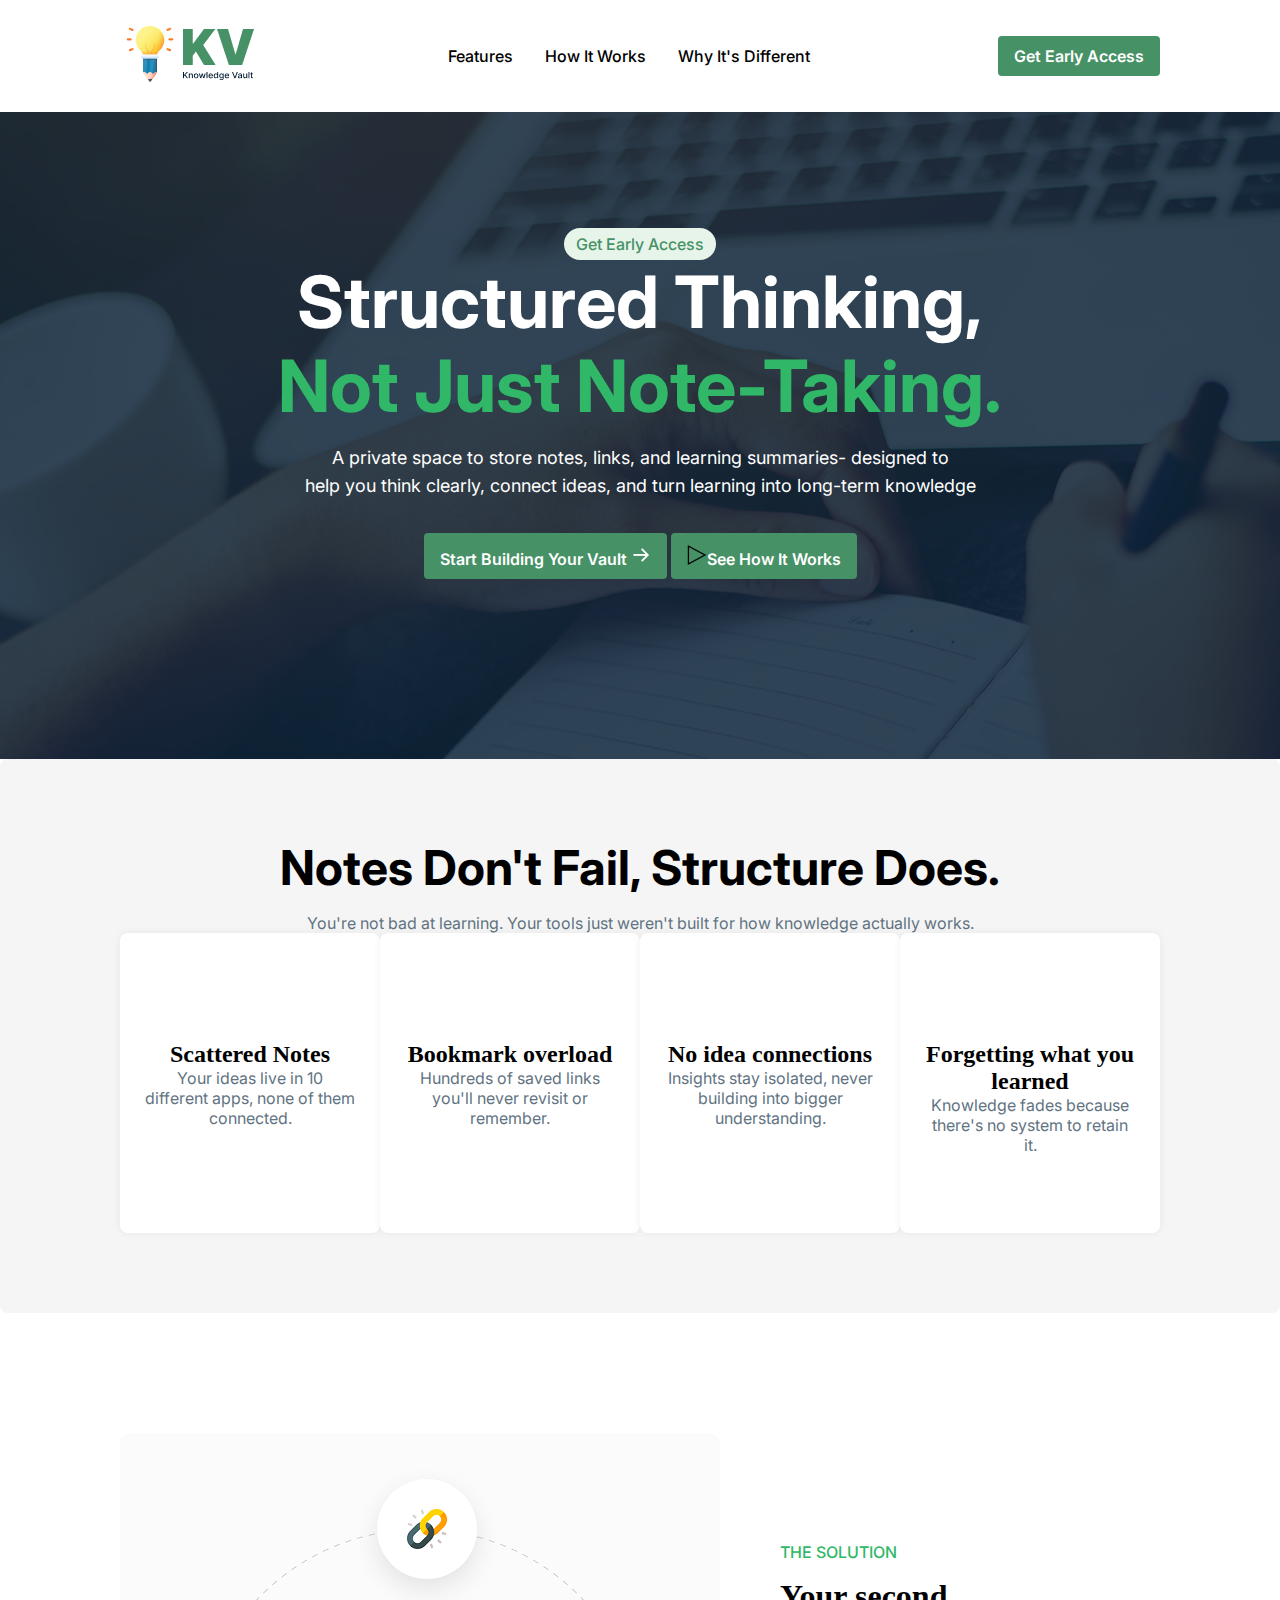
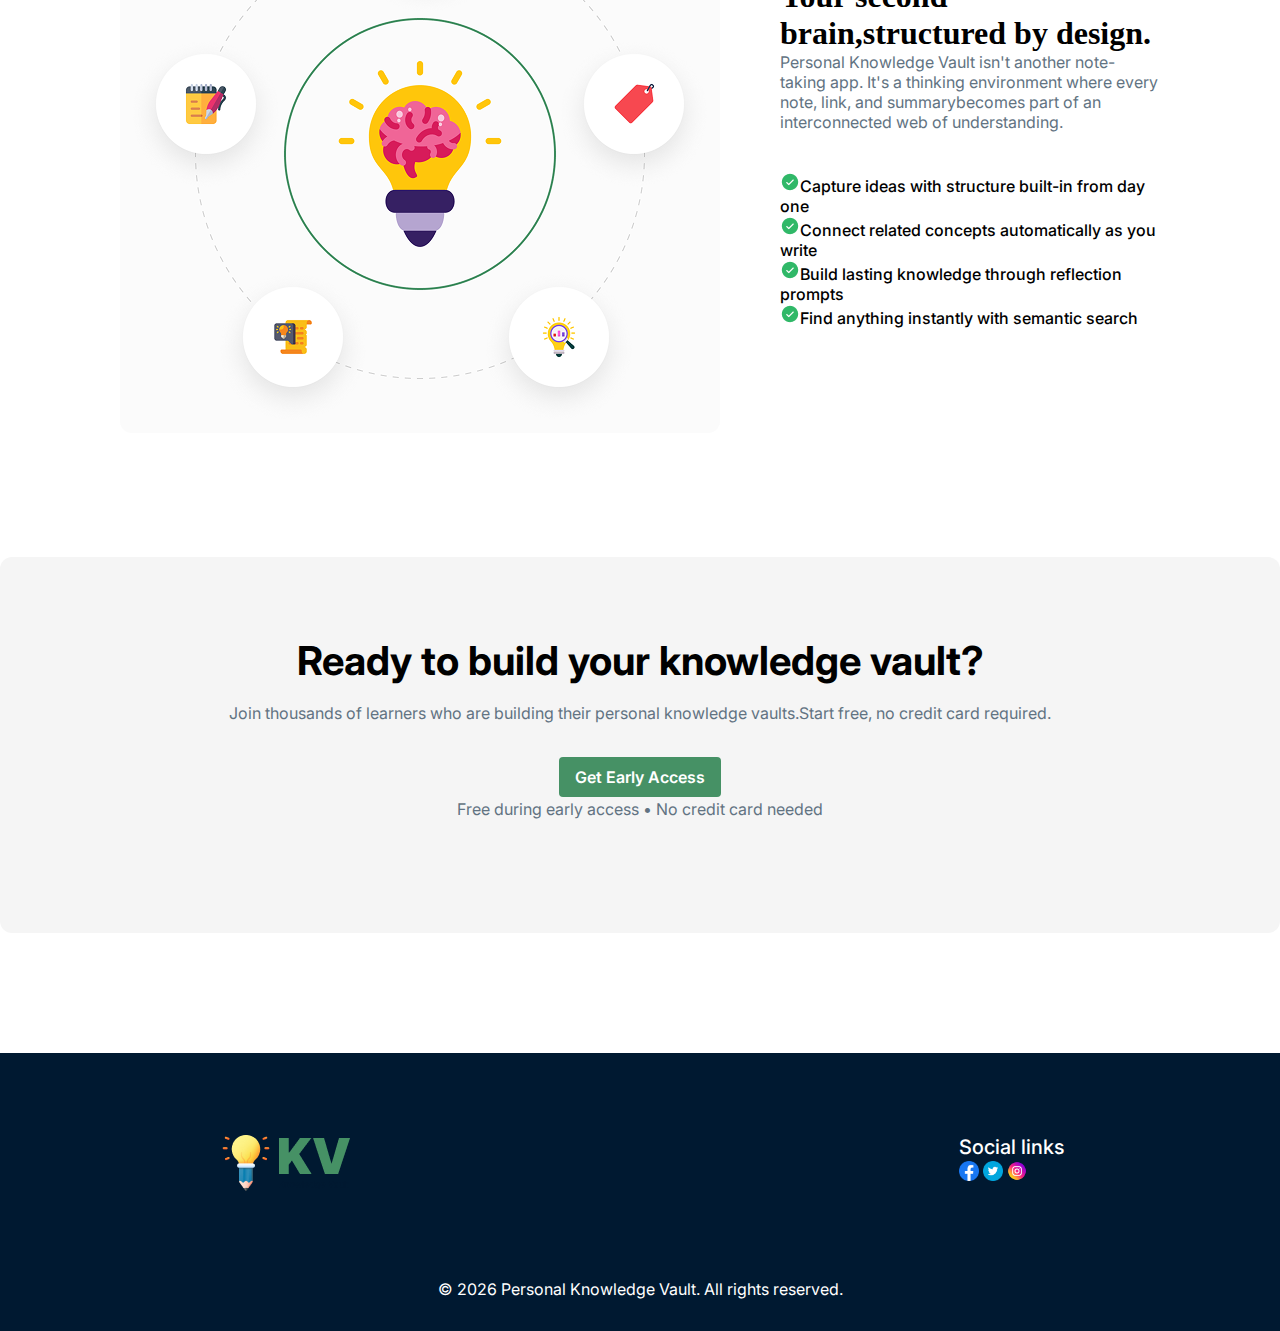
<file: index.html>
<!DOCTYPE html>
<html lang="en">
<head>
    <meta charset="UTF-8">
    <meta name="viewport" content="width=device-width, initial-scale=1.0">
    <title>Document</title>
    <link rel="stylesheet" href="style.css">
    <link rel="preconnect" href="https://fonts.googleapis.com">
    <link rel="preconnect" href="https://fonts.gstatic.com" crossorigin>
    <link href="https://fonts.googleapis.com/css2?family=Inter:ital,opsz,wght@0,14..32,100..900;1,14..32,100..900&family=Open+Sans:ital,wght@0,300..800;1,300..800&family=Roboto:ital,wght@0,100..900;1,100..900&display=swap" rel="stylesheet">
</head>

<body>
    <header>
        <nav>
            <div class="logo">
                <img src="./assets/logo-navbar.png" alt="knowledge vault logo">
            </div>
            <div> 
                <ul>
                    <li><a href="">Features</a></li>
                    <li><a href="">How It Works</a></li>
                    <li><a href="">Why It's Different</a></li>
                </ul>
            </div>
            <div class="btns">
                <button>Get Early Access</button>
            </div>
        </nav>
    </header>

    <main>

        <section class="banner">
            <div class="banner-content">
                <div class="early-acc">
                    <span>Get Early Access</span>
                </div>
                <div class="banner-text">
                    <h1>Structured Thinking, <br> <span>Not Just Note-Taking.</span></h1>
                    <p>A private space to store notes, links, and learning summaries- designed to <br>help you think clearly, connect ideas, and turn learning into long-term knowledge</p>
                </div>
                <div id="banner-buttons">
                    <div class="btns">
                        <button>Start Building Your Vault <img src="./assets/ArrowRight.png" alt=""></button>
                        <button><img width="20px" src="./assets/right-arrow.png" alt="">See How It Works</button>
                    </div>
                </div>
            </div>
        </section>

        <section class="notes">
            <div class="notes-title">
                <h1>Notes Don't Fail, Structure Does.</h1>
                <h6>You're not bad at learning. Your tools just weren't built for how knowledge actually works.</h6>
            </div>

            <div class="cards-box">
            <div class="card">
                <img src="./assets/Vector.png " alt="">
                <h2>Scattered Notes</h2>
                <p>Your ideas live in 10 different apps, none of them connected.</p>
            </div>
            <div class="card">
                <img src="./assets/Bookmarks.png" alt="">
                <h2>Bookmark overload</h2>
                <p>Hundreds of saved links you'll never revisit or remember.</p>
            </div>
            <div class="card">
                <img src="./assets/Brain.png" alt=""> 
                <h2>No idea connections</h2>
                <p>Insights stay isolated, never building into bigger understanding.</p>
            </div>
            <div class="card">
                <img src="./assets/Info.png" alt="">
                <h2>Forgetting what you learned</h2>
                <p>Knowledge fades because there's no system to retain it.</p>
            </div>

        </div>
        </section>

        <section class="solutions">
            <div class="solution-content">
                <div class="solution-image">
                    <img src="./assets/knowledge.png" alt="">
                </div>
                <div class="solution-text">
                    <h3>THE SOLUTION</h3>
                    <h1>Your second brain,structured by design.</h1>
                    <p>Personal Knowledge Vault isn't another note-taking app. It's a thinking environment where every note, link, and summarybecomes part of an interconnected web of understanding.</p>
                    <ul>
                        <li><img height="20px" width="20px" src="./assets/CheckCircle.png" alt="">Capture ideas with structure built-in from day one</li>
                        <li><img height="20px" width="20px" src="./assets/CheckCircle.png" alt="">Connect related concepts automatically as you write</li>
                        <li><img height="20px" width="20px" src="./assets/CheckCircle.png" alt="">Build lasting knowledge through reflection prompts</li>
                        <li><img height="20px" width="20px" src="./assets/CheckCircle.png" alt="">Find anything instantly with semantic search</li>
                    </ul>
                </div>

            </div>
        </section>

        <section class="early-access">
            <div class="early-access-content">
                <h1>Ready to build your knowledge vault?</h1>
                <p>Join thousands of learners who are building their personal knowledge vaults.Start free, no credit card required.</p>
                <div class="btns"><button>Get Early Access</button></div>
                <p>Free during early access • No credit card needed</p>
            </div>

        </section>
        

    </main>

    <footer>
        <div class="footer-content">
             <div class="logo">
            <img src="./assets/logo-navbar.png" alt="knowledge vault logo">
            </div>
            <div class="social">
            <h2>Social links</h2>
            <div class="social-icons">
                <img width="20px" height="20px" src="./assets/facebook.png" alt="">
                <img width="20px" height="20px" src="./assets/twitter.png" alt="">
                <img width="20px" height="20px" src="./assets/instagram.png" alt="">
            </div>
        </div>
        </div>
        <div class="copyright">&copy; 2026 Personal Knowledge Vault. All rights reserved.</div>
    </footer>

</body>

</html>
</file>
<file: style.css>
/* shared styles */
*{
    margin: 0;
    padding: 0;
    box-sizing: border-box;
}
.btns button{
    background: #469165;
    border-radius: 4px;
    color: #FFFFFF;
    font-family: 'Inter', sans-serif;
    font-weight: 600;
    font-size: 16px;
    line-height: 100%;
    padding: 12px 16px;
    gap: 10px;
    border: none;
    cursor: pointer;
}
.btns:hover button{
    background-color: #36774a;
}
/* main styles */
header{
    background-color: #FFFFFF;
}
nav{
    width: 100%;
    max-width: 1600px;
    margin: 0 auto;
    justify-content: space-between;
    display: flex;
    align-items: center;
    padding: 24px 120px;
}
nav .logo img{
    width: 139px;
    height: 60px;
}
nav ul{
    font-family: 'Inter', sans-serif;
    display: flex;
    gap: 32px;
    list-style: none;

}
nav ul li a{
    font-weight: 500;
    font-size: 16px;
    line-height: 152%;
    color: #000000;
    text-decoration: none;
}
.banner{
    width: 100%;
    max-width: 1600px;
    margin: 0 auto;
    background-image: url('./assets/hero-bg.png');
}
.banner .banner-content{
    align-items: center;
    padding: 115.5px 120px 179.5px 120px;
}
.banner-content .early-acc{
    font-family: 'Inter', sans-serif;
    font-weight: 500;
    font-size: 16px;
    line-height: 100%;
    color: #469165;
    background: #E6F4EA;
    border-radius: 1000px;
    padding: 8px 12px;
    gap: 6px;
    width: fit-content;
    margin-bottom: 16px;
    margin: 0 auto;
}
.banner-content .banner-text h1{
    font-family: 'Inter', sans-serif;
    font-weight: 700;
    font-size: 72px;
    line-height: 84px;
    color: #FFFFFF;
    text-align: center;
    margin-bottom: 16px;
}
.banner-content .banner-text h1 span{
    color: #30b868;
}
.banner-content .banner-text p{
    font-family: 'Inter', sans-serif;
    font-weight: 400;
    font-size: 18px;
    line-height: 160%;
    color: #FFFFFF;
    text-align: center;
    margin-bottom: 32px;
}
#banner-buttons{
    display: flex;
    justify-content: center;
    gap: 16px;

}
#banner-buttons button{
    font-weight: 600px;
    size: 16px;
    padding: 12px 16px;
    border-radius: 4px;
}

.notes{
    width: 100%;
    max-width: 1600px;
    margin: 0 auto;
    padding: 80px 120px;
    background-color: #F5F5F5;
    border-radius: 8px;
    text-align: center;
}
.notes-title h1{
    font-family: 'Inter', sans-serif;
    font-weight: 700;
    font-size: 48px;
    line-height: 58px;
    margin-bottom: 16px;
    text-align: center;
}
.notes-title h6{
    font-family: 'Inter', sans-serif;
    font-weight: 400;
    font-size: 16px;
    line-height: 20px;
    text-align: center;
    color: #627382;
}
.cards-box{
    display: flex;
    justify-content: center;
}
.card{
    width: 322px;
    height: 300px;
    align-items: center;
    gap: 16px;
    padding: 24px;
    border-radius: 8px;
    box-shadow: 0px 0px 8px 0px rgba(0, 0, 0, 0.06);
    background: rgba(255, 255, 255, 1);
    justify-content: space-between;
}
.card img{
    width: 64px;
    height: 64px;
    margin-bottom: 16px;
}
.card h3{
    font-family: 'Inter', sans-serif;
    font-weight: 600;
    font-size: 24px;
    line-height: 29px;
    color: #000000;
    margin-bottom: 8px;
}
.card p{
    font-family: 'Inter', sans-serif;
    font-weight: 400;
    font-size: 16px;
    line-height: 20px;
    color: #627382;
    text-align: center;
}
.solutions{
    width: 100%;
    max-width: 1600px;
    margin: 0 auto;
    padding: 120px;
}
.solutions .solution-content{
    display: flex;
    justify-content: space-evenly;
    align-items: center;
    gap: 60px;
}
.solution-text h2{
    font-family: 'Inter', sans-serif;
    font-weight: 700;
    font-size: 48px;
    line-height: 58px;
    color: #001931;
    margin-bottom: 16px;
}
.solution-text h3{
    font-family: 'Inter', sans-serif;
    font-weight: 500;
    font-size: 16px;
    line-height: 20px;
    color: #30b868;
    margin-bottom: 16px;
}
.solution-content .solution-text p{
    font-family: 'Inter', sans-serif;
    font-weight: 400;
    font-size: 16px;
    line-height: 20px;
    color: #627382;
    margin-bottom: 40px;
}

.solution-content .solution-text ul{
    list-style: none;
    font-family: 'Inter', sans-serif;
    font-size: 16px;
    font-weight: 500;
    line-height: 20px;

}
.early-access{
    width: 100%;
    max-width: 1360px;
    margin: 0 auto;
    padding: 80px 120px;
    background-color: #F5F5F5;
    border-radius: 12px;
    text-align: center;
    margin-bottom: 120px;
}
.early-access-content h1{
    font-family: 'Inter', sans-serif;
    font-weight: 700;
    font-size: 40px;
    line-height: 48px;
    margin-bottom: 16px;
}
.early-access-content p{
    font-family: 'Inter', sans-serif;
    font-weight: 400;
    font-size: 16px;
    line-height: 24px;
    color: #627382;
    margin-bottom: 32px;
}
footer{
    background-color: #001931;
}
footer .footer-content{
    width: 85%;
    max-width: 1600px;
    margin: 0 auto;
    padding: 80px 120px;
    display: flex;
    justify-content: space-between;
}
.footer-content .footer-logo img{
    gap: 25px;
}
.footer-content h2{
    font-family: 'Inter', sans-serif;
    font-weight: 500;
    font-size: 20px;
    line-height: 28px;
    color: #FFFFFF;
    text-align: center;
}
.footer-logo{
    width: 139px;
    height: 60px;
}
footer .copyright{
    text-align: center;
    font-family: 'Inter', sans-serif;
    font-weight: 400;
    font-size: 16px;
    line-height: 24px;
    color: #FFFFFF;
    padding-bottom: 30px;
}
</file>
